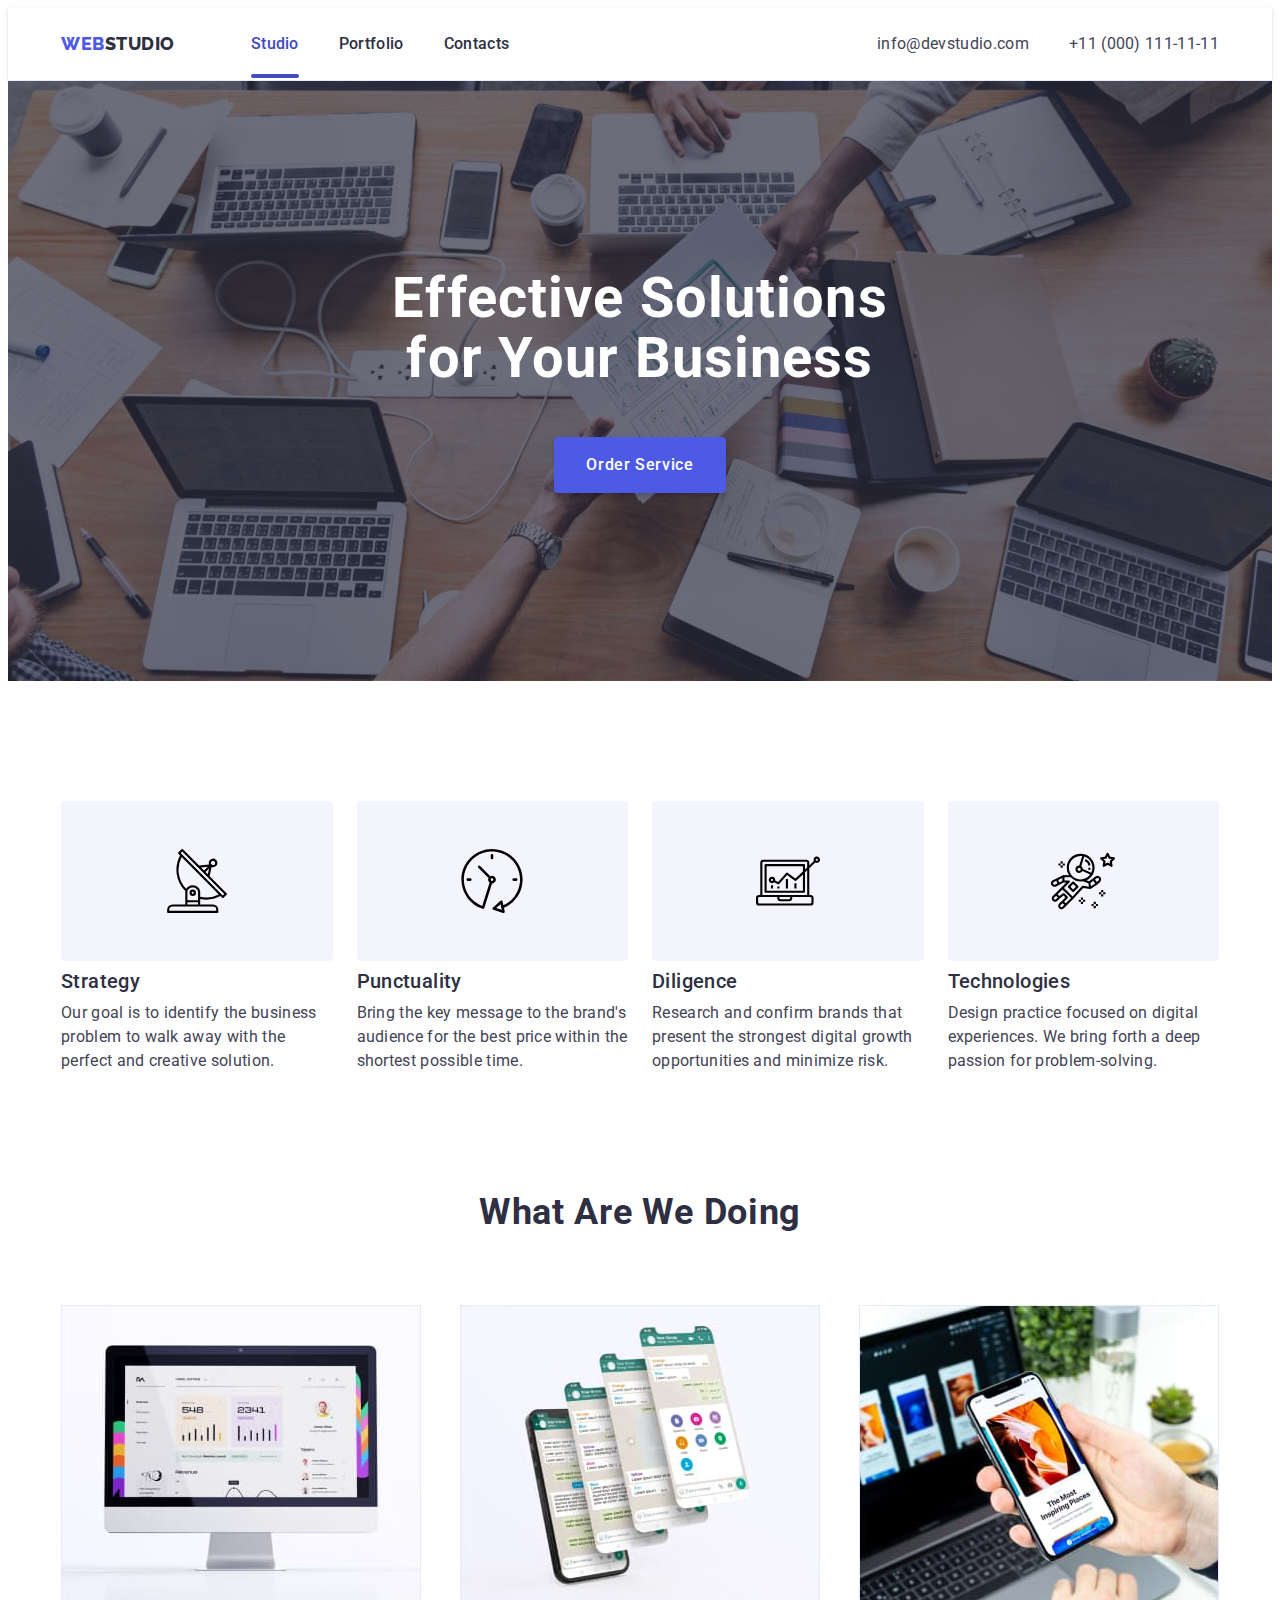
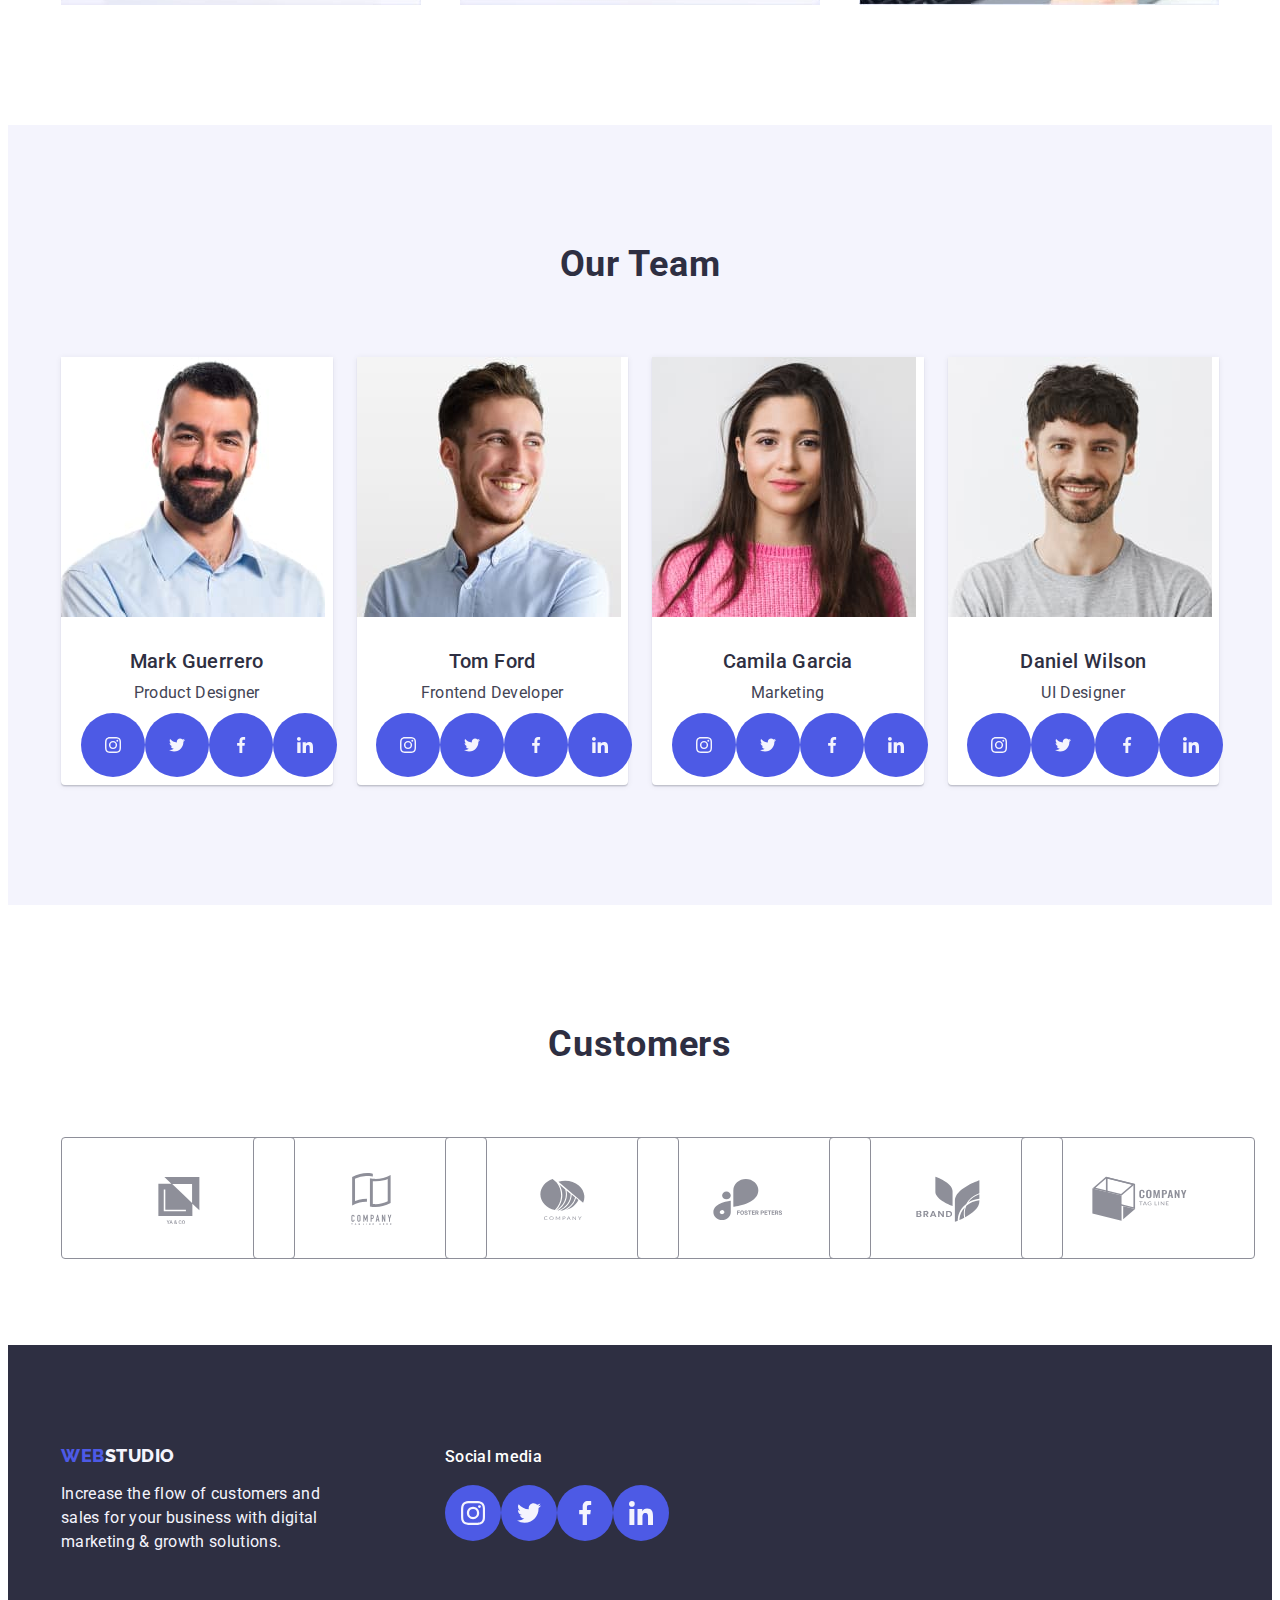
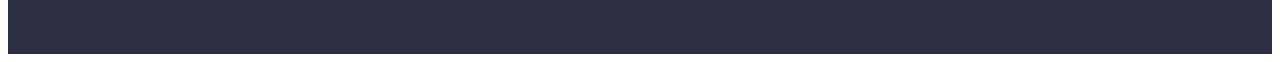
<file: index.html>
<!DOCTYPE html>
<html lang="en">
  <head>
    <meta charset="UTF-8" />
    <meta http-equiv="X-UA-Compatible" content="IE=edge" />
    <meta name="viewport" content="width=device-width, initial-scale=1.0" />
    <link rel="preconnect" href="https://fonts.googleapis.com" />
    <link rel="preconnect" href="https://fonts.gstatic.com" crossorigin />
    <link
      href="https://fonts.googleapis.com/css2?family=Raleway:wght@800&family=Roboto:wght@400;500;700;900&display=swap"
      rel="stylesheet"
    />
    <title>Web Studio</title>
    <link
      rel="stylesheet"
      href="https://cdnjs.cloudflare.com/ajax/libs/modern-normalize/2.0.0/modern-normalize.min.css"
      integrity="sha512-4xo8blKMVCiXpTaLzQSLSw3KFOVPWhm/TRtuPVc4WG6kUgjH6J03IBuG7JZPkcWMxJ5huwaBpOpnwYElP/m6wg=="
      crossorigin="anonymous"
      referrerpolicy="no-referrer"
    />
    <link rel="stylesheet" href="./css/styles.css" />
  </head>

  <body>
    <header class="header">
      <div class="container header-container">
        <nav class="header-navigation">
          <a href="./index.html" class="logo header-logo link"
            >Web<span class="spn">Studio</span></a
          >

          <ul class="header-menu-list list">
            <li class="header-menu-item">
              <a
                href="./index.html"
                class="header-menu-link link menu-underline"
                >Studio</a
              >
            </li>
            <li class="header-menu-item">
              <a href="./portfolio.html" class="header-menu-link link"
                >Portfolio</a
              >
            </li>
            <li class="header-menu-item">
              <a href="" class="header-menu-link link">Contacts</a>
            </li>
          </ul>
        </nav>

        <address class="address">
          <ul class="address-list list">
            <li class="address-item">
              <a href="mailto:info@devstudio.com" class="address-link link">
                info@devstudio.com
              </a>
            </li>
            <li class="address-item">
              <a href="tel:+110001111111" class="address-link link"
                >+11 (000) 111-11-11</a
              >
            </li>
          </ul>
        </address>
      </div>
    </header>

    <main>
      <section class="hero">
        <div class="container hero-container">
          <h1 class="hero-title">Effective Solutions for Your Business</h1>
          <button type="button" class="hero-btn" data-modal-open>
            Order Service
          </button>
        </div>
      </section>

      <section class="features section">
        <div class="container">
          <h2 class="features-title visually-hidden">Features</h2>
          <ul class="features-list list">
            <li class="features-item">
              <div class="features-icon-container">
                <svg width="64" height="64">
                  <use href="./images/icons.svg#icon-antenna"></use>
                </svg>
              </div>
              <h3 class="features-subtitle">Strategy</h3>
              <p class="features-text">
                Our goal is to identify the business problem to walk away with
                the perfect and creative solution.
              </p>
            </li>
            <li class="features-item">
              <div class="features-icon-container">
                <svg width="64" height="64">
                  <use href="./images/icons.svg#icon-clock"></use>
                </svg>
              </div>
              <h3 class="features-subtitle">Punctuality</h3>
              <p class="features-text">
                Bring the key message to the brand's audience for the best price
                within the shortest possible time.
              </p>
            </li>
            <li class="features-item">
              <div class="features-icon-container">
                <svg width="64" height="64">
                  <use href="./images/icons.svg#icon-diagram"></use>
                </svg>
              </div>
              <h3 class="features-subtitle">Diligence</h3>
              <p class="features-text">
                Research and confirm brands that present the strongest digital
                growth opportunities and minimize risk.
              </p>
            </li>
            <li class="features-item">
              <div class="features-icon-container">
                <svg width="64" height="64">
                  <use href="./images/icons.svg#icon-astronaut"></use>
                </svg>
              </div>
              <h3 class="features-subtitle">Technologies</h3>
              <p class="features-text">
                Design practice focused on digital experiences. We bring forth a
                deep passion for problem-solving.
              </p>
            </li>
          </ul>
        </div>
      </section>

      <section class="products section">
        <div class="container">
          <h2 class="products-title section-title">What are we doing</h2>
          <ul class="products-list list">
            <li class="products-item">
              <img
                src="./images/s2-img-1.jpg"
                alt="Desktop application"
                width="360"
                height="300"
              />
            </li>
            <li class="products-item">
              <img
                src="./images/s2-img-2.jpg"
                alt="Mobile messenger"
                width="360"
                height="300"
              />
            </li>
            <li class="products-item">
              <img
                src="./images/s2-img-3.jpg"
                alt="Mobile application"
                width="360"
                height="300"
              />
            </li>
          </ul>
        </div>
      </section>

      <section class="team section">
        <div class="container">
          <h2 class="team-title section-title">Our Team</h2>
          <ul class="team-list list">
            <li class="team-item">
              <img
                src="./images/s3-img-1.jpg"
                alt="Photo of Mark Guerrero"
                width="264"
                height="260"
              />
              <div class="team-person">
                <h3 class="team-subtitle">Mark Guerrero</h3>
                <p class="team-text">Product Designer</p>
                <ul class="team-soc-list">
                  <li class="team-soc-item">
                    <a
                      class="team-soc-link"
                      href=""
                      aria-label="instagram"
                      target="_blank"
                      rel="noopener noreferrer"
                    >
                      <svg width="16" height="16" class="team-soc-icon">
                        <use href="./images/icons.svg#icon-instagram"></use>
                      </svg>
                    </a>
                  </li>
                  <li class="team-soc-item">
                    <a
                      class="team-soc-link"
                      href=""
                      aria-label="instagram"
                      target="_blank"
                      rel="noopener noreferrer"
                    >
                      <svg width="16" height="16" class="team-soc-icon">
                        <use href="./images/icons.svg#icon-twitter"></use>
                      </svg>
                    </a>
                  </li>
                  <li class="team-soc-item">
                    <a
                      class="team-soc-link"
                      href=""
                      aria-label="instagram"
                      target="_blank"
                      rel="noopener noreferrer"
                    >
                      <svg width="16" height="16" class="team-soc-icon">
                        <use href="./images/icons.svg#icon-facebook"></use>
                      </svg>
                    </a>
                  </li>
                  <li class="team-soc-item">
                    <a
                      class="team-soc-link"
                      href=""
                      aria-label="instagram"
                      target="_blank"
                      rel="noopener noreferrer"
                    >
                      <svg width="16" height="16" class="team-soc-icon">
                        <use href="./images/icons.svg#icon-linkedin"></use>
                      </svg>
                    </a>
                  </li>
                </ul>
              </div>
            </li>
            <li class="team-item">
              <img
                src="./images/s3-img-2.jpg"
                alt="Photo of Tom Ford"
                width="264"
                height="260"
              />
              <div class="team-person">
                <h3 class="team-subtitle">Tom Ford</h3>
                <p class="team-text">Frontend Developer</p>
                <ul class="team-soc-list">
                  <li class="team-soc-item">
                    <a
                      class="team-soc-link"
                      href=""
                      aria-label="instagram"
                      target="_blank"
                      rel="noopener noreferrer"
                    >
                      <svg width="16" height="16" class="team-soc-icon">
                        <use href="./images/icons.svg#icon-instagram"></use>
                      </svg>
                    </a>
                  </li>
                  <li class="team-soc-item">
                    <a
                      class="team-soc-link"
                      href=""
                      aria-label="instagram"
                      target="_blank"
                      rel="noopener noreferrer"
                    >
                      <svg width="16" height="16" class="team-soc-icon">
                        <use href="./images/icons.svg#icon-twitter"></use>
                      </svg>
                    </a>
                  </li>
                  <li class="team-soc-item">
                    <a
                      class="team-soc-link"
                      href=""
                      aria-label="instagram"
                      target="_blank"
                      rel="noopener noreferrer"
                    >
                      <svg width="16" height="16" class="team-soc-icon">
                        <use href="./images/icons.svg#icon-facebook"></use>
                      </svg>
                    </a>
                  </li>
                  <li class="team-soc-item">
                    <a
                      class="team-soc-link"
                      href=""
                      aria-label="instagram"
                      target="_blank"
                      rel="noopener noreferrer"
                    >
                      <svg width="16" height="16" class="team-soc-icon">
                        <use href="./images/icons.svg#icon-linkedin"></use>
                      </svg>
                    </a>
                  </li>
                </ul>
              </div>
            </li>
            <li class="team-item">
              <img
                src="./images/s3-img-3.jpg"
                alt="Photo of Camila Garcia"
                width="264"
                height="260"
              />
              <div class="team-person">
                <h3 class="team-subtitle">Camila Garcia</h3>
                <p class="team-text">Marketing</p>
                <ul class="team-soc-list">
                  <li class="team-soc-item">
                    <a
                      class="team-soc-link"
                      href=""
                      aria-label="instagram"
                      target="_blank"
                      rel="noopener noreferrer"
                    >
                      <svg width="16" height="16" class="team-soc-icon">
                        <use href="./images/icons.svg#icon-instagram"></use>
                      </svg>
                    </a>
                  </li>
                  <li class="team-soc-item">
                    <a
                      class="team-soc-link"
                      href=""
                      aria-label="instagram"
                      target="_blank"
                      rel="noopener noreferrer"
                    >
                      <svg width="16" height="16" class="team-soc-icon">
                        <use href="./images/icons.svg#icon-twitter"></use>
                      </svg>
                    </a>
                  </li>
                  <li class="team-soc-item">
                    <a
                      class="team-soc-link"
                      href=""
                      aria-label="instagram"
                      target="_blank"
                      rel="noopener noreferrer"
                    >
                      <svg width="16" height="16" class="team-soc-icon">
                        <use href="./images/icons.svg#icon-facebook"></use>
                      </svg>
                    </a>
                  </li>
                  <li class="team-soc-item">
                    <a
                      class="team-soc-link"
                      href=""
                      aria-label="instagram"
                      target="_blank"
                      rel="noopener noreferrer"
                    >
                      <svg width="16" height="16" class="team-soc-icon">
                        <use href="./images/icons.svg#icon-linkedin"></use>
                      </svg>
                    </a>
                  </li>
                </ul>
              </div>
            </li>
            <li class="team-item">
              <img
                src="./images/s3-img-4.jpg"
                alt="Photo of Daniel Wilson"
                width="264"
                height="260"
              />
              <div class="team-person">
                <h3 class="team-subtitle">Daniel Wilson</h3>
                <p class="team-text">UI Designer</p>
                <ul class="team-soc-list">
                  <li class="team-soc-item">
                    <a
                      class="team-soc-link"
                      href=""
                      aria-label="instagram"
                      target="_blank"
                      rel="noopener noreferrer"
                    >
                      <svg width="16" height="16" class="team-soc-icon">
                        <use href="./images/icons.svg#icon-instagram"></use>
                      </svg>
                    </a>
                  </li>
                  <li class="team-soc-item">
                    <a
                      class="team-soc-link"
                      href=""
                      aria-label="instagram"
                      target="_blank"
                      rel="noopener noreferrer"
                    >
                      <svg width="16" height="16" class="team-soc-icon">
                        <use href="./images/icons.svg#icon-twitter"></use>
                      </svg>
                    </a>
                  </li>
                  <li class="team-soc-item">
                    <a
                      class="team-soc-link"
                      href=""
                      aria-label="instagram"
                      target="_blank"
                      rel="noopener noreferrer"
                    >
                      <svg width="16" height="16" class="team-soc-icon">
                        <use href="./images/icons.svg#icon-facebook"></use>
                      </svg>
                    </a>
                  </li>
                  <li class="team-soc-item">
                    <a
                      class="team-soc-link"
                      href=""
                      aria-label="instagram"
                      target="_blank"
                      rel="noopener noreferrer"
                    >
                      <svg width="16" height="16" class="team-soc-icon">
                        <use href="./images/icons.svg#icon-linkedin"></use>
                      </svg>
                    </a>
                  </li>
                </ul>
              </div>
            </li>
          </ul>
        </div>
      </section>

      <section class="customers">
        <div class="container">
          <h2 class="customers-title section-title">Customers</h2>
          <ul class="customers-list">
            <li class="customers-item">
              <a
                class="customers-link"
                href=""
                aria-label="customer"
                target="_blank"
                rel="noopener noreferrer"
              >
                <svg class="customers-icon" width="104" height="56">
                  <use href="./images/icons.svg#icon-logo"></use>
                </svg>
              </a>
            </li>
            <li class="customers-item">
              <a
                class="customers-link"
                href=""
                aria-label="customer"
                target="_blank"
                rel="noopener noreferrer"
              >
                <svg class="customers-icon" width="104" height="56">
                  <use href="./images/icons.svg#icon-logo-1"></use>
                </svg>
              </a>
            </li>
            <li class="customers-item">
              <a
                class="customers-link"
                href=""
                aria-label="customer"
                target="_blank"
                rel="noopener noreferrer"
              >
                <svg class="customers-icon" width="104" height="56">
                  <use href="./images/icons.svg#icon-logo-2"></use>
                </svg>
              </a>
            </li>
            <li class="customers-item">
              <a
                class="customers-link"
                href=""
                aria-label="customer"
                target="_blank"
                rel="noopener noreferrer"
              >
                <svg class="customers-icon" width="104" height="56">
                  <use href="./images/icons.svg#icon-logo-3"></use>
                </svg>
              </a>
            </li>
            <li class="customers-item">
              <a
                class="customers-link"
                href=""
                aria-label="customer"
                target="_blank"
                rel="noopener noreferrer"
              >
                <svg class="customers-icon" width="104" height="56">
                  <use href="./images/icons.svg#icon-logo-4"></use>
                </svg>
              </a>
            </li>
            <li class="customers-item">
              <a
                class="customers-link"
                href=""
                aria-label="customer"
                target="_blank"
                rel="noopener noreferrer"
              >
                <svg class="customers-icon" width="104" height="56">
                  <use href="./images/icons.svg#icon-logo-5"></use>
                </svg>
              </a>
            </li>
          </ul>
        </div>
      </section>
    </main>

    <footer class="footer">
      <div class="container footer-container">
        <div class="footer-company-part">
          <a href="./index.html" class="logo footer-logo link"
            >Web<span class="spn">Studio</span></a
          >
          <p class="footer-text">
            Increase the flow of customers and sales for your business with
            digital marketing & growth solutions.
          </p>
        </div>
        <div class="footer-social">
          <p class="footer-soc-title">Social media</p>
          <ul class="footer-soc-list">
            <li class="footer-soc-item">
              <a
                class="footer-soc-link"
                href=""
                aria-label="instagram"
                target="_blank"
                rel="noopener noreferrer"
              >
                <svg width="24" height="24" class="footer-soc-icon">
                  <use href="./images/icons.svg#icon-instagram"></use>
                </svg>
              </a>
            </li>
            <li class="footer-soc-item">
              <a
                class="footer-soc-link"
                href=""
                aria-label="instagram"
                target="_blank"
                rel="noopener noreferrer"
              >
                <svg width="24" height="24" class="footer-soc-icon">
                  <use href="./images/icons.svg#icon-twitter"></use>
                </svg>
              </a>
            </li>
            <li class="footer-soc-item">
              <a
                class="footer-soc-link"
                href=""
                aria-label="instagram"
                target="_blank"
                rel="noopener noreferrer"
              >
                <svg width="24" height="24" class="footer-soc-icon">
                  <use href="./images/icons.svg#icon-facebook"></use>
                </svg>
              </a>
            </li>
            <li class="footer-soc-item">
              <a
                class="footer-soc-link"
                href=""
                aria-label="instagram"
                target="_blank"
                rel="noopener noreferrer"
              >
                <svg width="24" height="24" class="footer-soc-icon">
                  <use href="./images/icons.svg#icon-linkedin"></use>
                </svg>
              </a>
            </li>
          </ul>
        </div>
      </div>
    </footer>

    <div class="backdrop is-hidden" data-modal>
      <div class="modal">
        <button type="button" class="modal-btn" data-modal-close>
          <svg width="8" height="8" class="modal-close-icon">
            <use href="./images/icons.svg#icon-close-black"></use>
          </svg>
        </button>
      </div>
    </div>
    <script src="./modal.js"></script>
  </body>
</html>
</file>
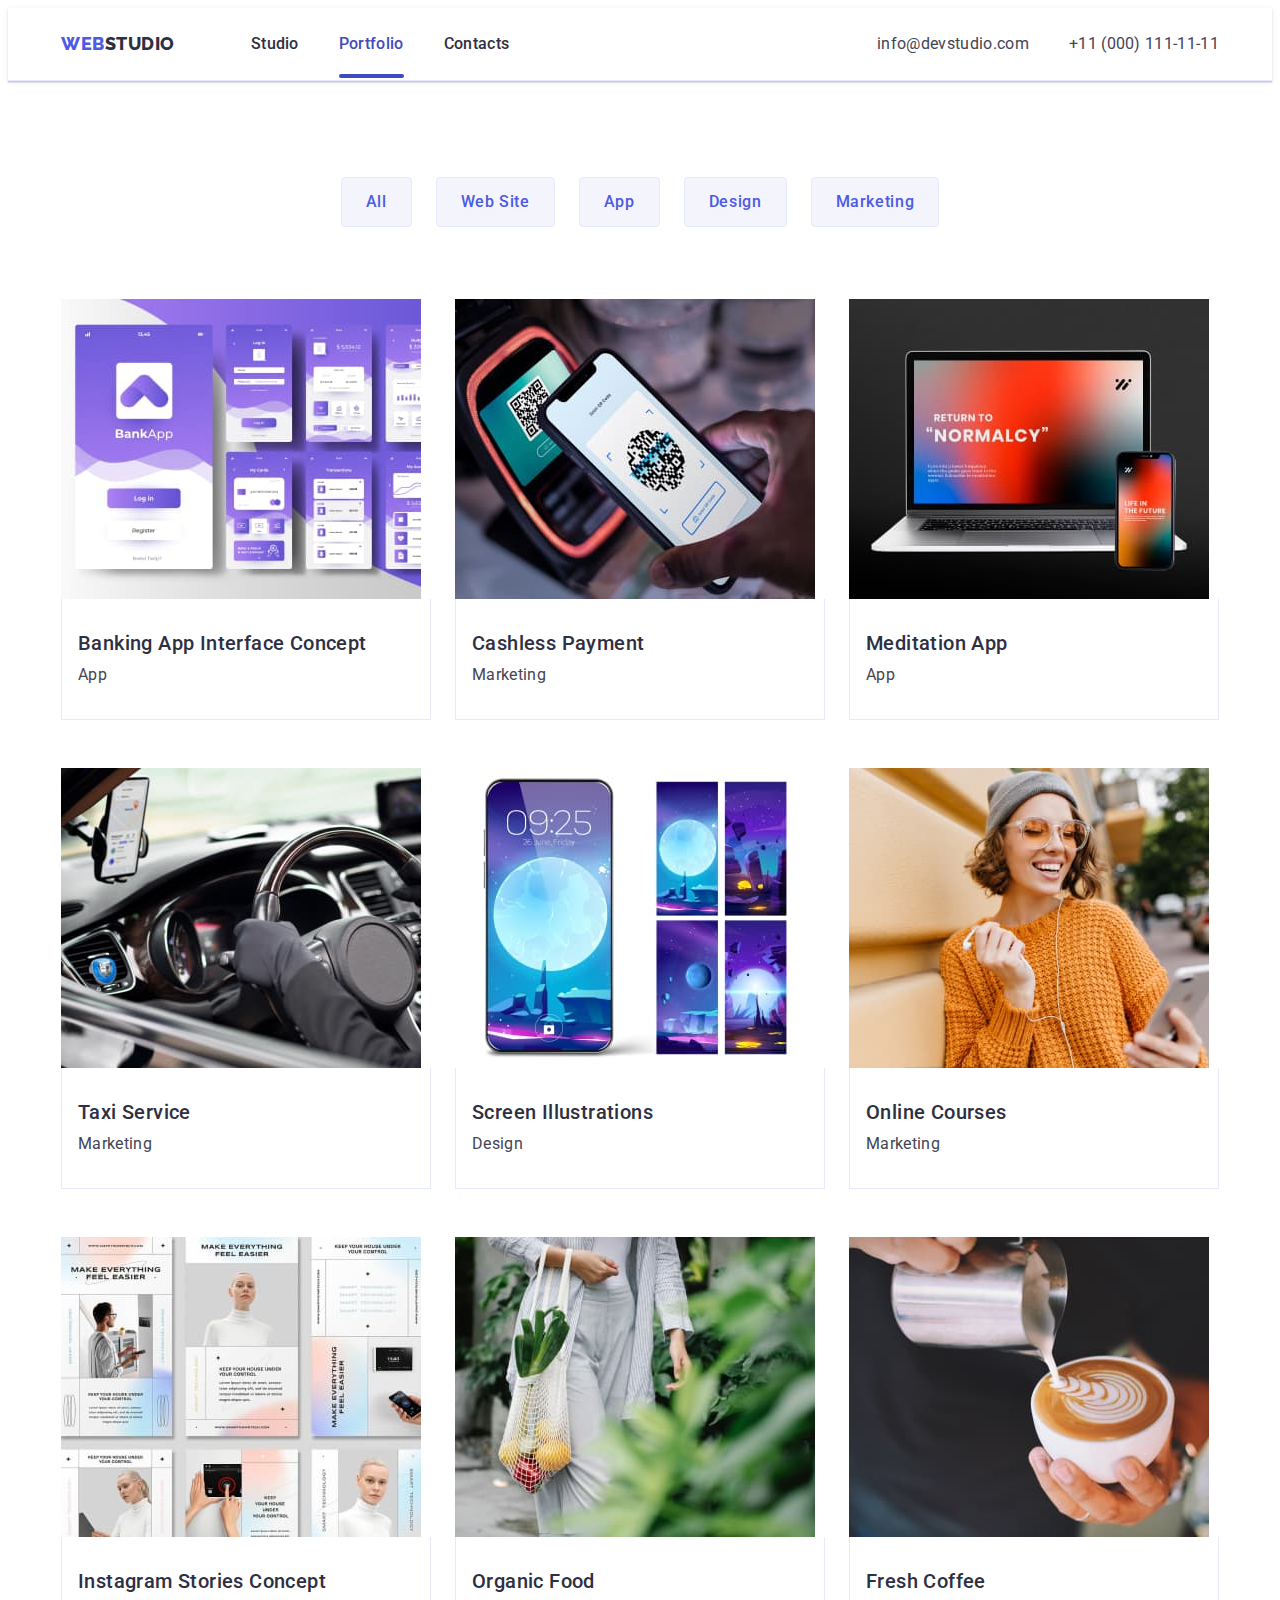
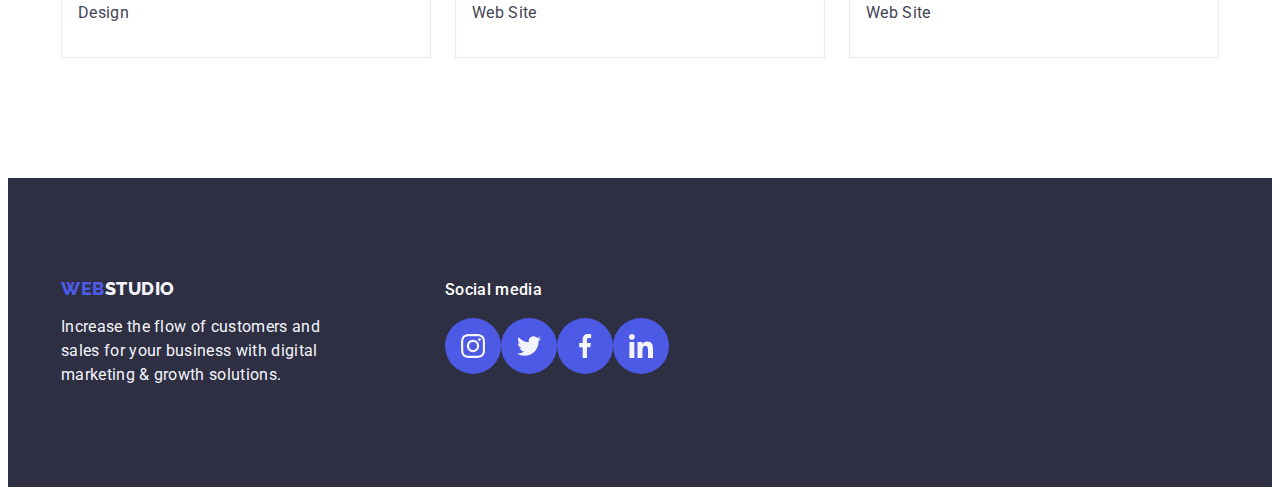
<file: portfolio.html>
<!DOCTYPE html>
<html lang="en">
  <head>
    <meta charset="UTF-8" />
    <meta http-equiv="X-UA-Compatible" content="IE=edge" />
    <meta name="viewport" content="width=device-width, initial-scale=1.0" />
    <link rel="preconnect" href="https://fonts.googleapis.com" />
    <link rel="preconnect" href="https://fonts.gstatic.com" crossorigin />
    <link
      href="https://fonts.googleapis.com/css2?family=Raleway:wght@800&family=Roboto:wght@400;500;700;900&display=swap"
      rel="stylesheet"
    />
    <title>Web Studio</title>
    <link
      rel="stylesheet"
      href="https://cdnjs.cloudflare.com/ajax/libs/modern-normalize/2.0.0/modern-normalize.min.css"
      integrity="sha512-4xo8blKMVCiXpTaLzQSLSw3KFOVPWhm/TRtuPVc4WG6kUgjH6J03IBuG7JZPkcWMxJ5huwaBpOpnwYElP/m6wg=="
      crossorigin="anonymous"
      referrerpolicy="no-referrer"
    />
    <link rel="stylesheet" href="./css/styles.css" />
  </head>

  <body>
    <header class="header">
      <div class="container header-container">
        <nav class="header-navigation">
          <a href="./index.html" class="logo header-logo link"
            >Web<span class="spn">Studio</span></a
          >

          <ul class="header-menu-list list">
            <li class="header-menu-item">
              <a href="./index.html" class="header-menu-link link">Studio</a>
            </li>
            <li class="header-menu-item">
              <a
                href="./portfolio.html"
                class="header-menu-link link menu-underline"
                >Portfolio</a
              >
            </li>
            <li class="header-menu-item">
              <a href="" class="header-menu-link link">Contacts</a>
            </li>
          </ul>
        </nav>

        <address class="address">
          <ul class="address-list list">
            <li class="address-item">
              <a href="mailto:info@devstudio.com" class="address-link link">
                info@devstudio.com
              </a>
            </li>
            <li class="address-item">
              <a href="tel:+110001111111" class="address-link link"
                >+11 (000) 111-11-11</a
              >
            </li>
          </ul>
        </address>
      </div>
    </header>

    <main>
      <section class="portfolio">
        <div class="container">
          <h1 class="portfolio-title visually-hidden">Portfolio</h1>
          <ul class="filter-list list">
            <li class="filter-item">
              <button type="button" class="filter-btn">All</button>
            </li>
            <li class="filter-item">
              <button type="button" class="filter-btn">Web Site</button>
            </li>
            <li class="filter-item">
              <button type="button" class="filter-btn">App</button>
            </li>
            <li class="filter-item">
              <button type="button" class="filter-btn">Design</button>
            </li>
            <li class="filter-item">
              <button type="button" class="filter-btn">Marketing</button>
            </li>
          </ul>

          <ul class="portfolio-list list">
            <li class="portfolio-item">
              <a href="*" class="portfolio-link link">
                <div class="portfolio-image-container">
                  <img
                    src="./images/portfolio-img-1.jpg"
                    alt="Banking App Interface Concept"
                    width="360"
                    height="300"
                  />
                  <p class="portfolio-image-overlay">
                    14 Stylish and User-Friendly App Design Concepts · Task
                    Manager App · Calorie Tracker App · Exotic Fruit Ecommerce
                    App · Cloud Storage App
                  </p>
                </div>
                <div class="portfolio-content">
                  <h2 class="portfolio-subtitle">
                    Banking App Interface Concept
                  </h2>
                  <p class="portfolio-text">App</p>
                </div>
              </a>
            </li>
            <li class="portfolio-item">
              <a href="*" class="portfolio-link link">
                <div class="portfolio-image-container">
                  <img
                    src="./images/portfolio-img-2.jpg"
                    alt="Cashless Payment"
                    width="360"
                    height="300"
                  />
                  <p class="portfolio-image-overlay">
                    14 Stylish and User-Friendly App Design Concepts · Task
                    Manager App · Calorie Tracker App · Exotic Fruit Ecommerce
                    App · Cloud Storage App
                  </p>
                </div>
                <div class="portfolio-content">
                  <h2 class="portfolio-subtitle">Cashless Payment</h2>
                  <p class="portfolio-text">Marketing</p>
                </div>
              </a>
            </li>
            <li class="portfolio-item">
              <a href="*" class="portfolio-link link">
                <div class="portfolio-image-container">
                  <img
                    src="./images/portfolio-img-3.jpg"
                    alt="Meditation App"
                    width="360"
                    height="300"
                  />
                  <p class="portfolio-image-overlay">
                    14 Stylish and User-Friendly App Design Concepts · Task
                    Manager App · Calorie Tracker App · Exotic Fruit Ecommerce
                    App · Cloud Storage App
                  </p>
                </div>
                <div class="portfolio-content">
                  <h2 class="portfolio-subtitle">Meditation App</h2>
                  <p class="portfolio-text">App</p>
                </div>
              </a>
            </li>
            <li class="portfolio-item">
              <a href="*" class="portfolio-link link">
                <div class="portfolio-image-container">
                  <img
                    src="./images/portfolio-img-4.jpg"
                    alt="Taxi Service"
                    width="360"
                    height="300"
                  />
                  <p class="portfolio-image-overlay">
                    14 Stylish and User-Friendly App Design Concepts · Task
                    Manager App · Calorie Tracker App · Exotic Fruit Ecommerce
                    App · Cloud Storage App
                  </p>
                </div>
                <div class="portfolio-content">
                  <h2 class="portfolio-subtitle">Taxi Service</h2>
                  <p class="portfolio-text">Marketing</p>
                </div>
              </a>
            </li>
            <li class="portfolio-item">
              <a href="*" class="portfolio-link link">
                <div class="portfolio-image-container">
                  <img
                    src="./images/portfolio-img-5.jpg"
                    alt="Screen Illustrations"
                    width="360"
                    height="300"
                  />
                  <p class="portfolio-image-overlay">
                    14 Stylish and User-Friendly App Design Concepts · Task
                    Manager App · Calorie Tracker App · Exotic Fruit Ecommerce
                    App · Cloud Storage App
                  </p>
                </div>
                <div class="portfolio-content">
                  <h2 class="portfolio-subtitle">Screen Illustrations</h2>
                  <p class="portfolio-text">Design</p>
                </div>
              </a>
            </li>
            <li class="portfolio-item">
              <a href="*" class="portfolio-link link">
                <div class="portfolio-image-container">
                  <img
                    src="./images/portfolio-img-6.jpg"
                    alt="Young woman with smartphone"
                    width="360"
                    height="300"
                  />
                  <p class="portfolio-image-overlay">
                    14 Stylish and User-Friendly App Design Concepts · Task
                    Manager App · Calorie Tracker App · Exotic Fruit Ecommerce
                    App · Cloud Storage App
                  </p>
                </div>
                <div class="portfolio-content">
                  <h2 class="portfolio-subtitle">Online Courses</h2>
                  <p class="portfolio-text">Marketing</p>
                </div>
              </a>
            </li>
            <li class="portfolio-item">
              <a href="*" class="portfolio-link link">
                <div class="portfolio-image-container">
                  <img
                    src="./images/portfolio-img-7.jpg"
                    alt="Instagram Stories Concept"
                    width="360"
                    height="300"
                  />
                  <p class="portfolio-image-overlay">
                    14 Stylish and User-Friendly App Design Concepts · Task
                    Manager App · Calorie Tracker App · Exotic Fruit Ecommerce
                    App · Cloud Storage App
                  </p>
                </div>
                <div class="portfolio-content">
                  <h2 class="portfolio-subtitle">Instagram Stories Concept</h2>
                  <p class="portfolio-text">Design</p>
                </div>
              </a>
            </li>
            <li class="portfolio-item">
              <a href="*" class="portfolio-link link">
                <div class="portfolio-image-container">
                  <img
                    src="./images/portfolio-img-8.jpg"
                    alt="Woman with fruits and vegetables in a bag"
                    width="360"
                    height="300"
                  />
                  <p class="portfolio-image-overlay">
                    14 Stylish and User-Friendly App Design Concepts · Task
                    Manager App · Calorie Tracker App · Exotic Fruit Ecommerce
                    App · Cloud Storage App
                  </p>
                </div>
                <div class="portfolio-content">
                  <h2 class="portfolio-subtitle">Organic Food</h2>
                  <p class="portfolio-text">Web Site</p>
                </div>
              </a>
            </li>
            <li class="portfolio-item">
              <a href="*" class="portfolio-link link">
                <div class="portfolio-image-container">
                  <img
                    src="./images/portfolio-img-9.jpg"
                    alt="Pouring fresh coffee"
                    width="360"
                    height="300"
                  />
                  <p class="portfolio-image-overlay">
                    14 Stylish and User-Friendly App Design Concepts · Task
                    Manager App · Calorie Tracker App · Exotic Fruit Ecommerce
                    App · Cloud Storage App
                  </p>
                </div>
                <div class="portfolio-content">
                  <h2 class="portfolio-subtitle">Fresh Coffee</h2>
                  <p class="portfolio-text">Web Site</p>
                </div>
              </a>
            </li>
          </ul>
        </div>
      </section>
    </main>

    <footer class="footer">
      <div class="container footer-container">
        <div class="footer-company-part">
          <a href="./index.html" class="logo footer-logo link"
            >Web<span class="spn">Studio</span></a
          >
          <p class="footer-text">
            Increase the flow of customers and sales for your business with
            digital marketing & growth solutions.
          </p>
        </div>
        <div class="footer-social">
          <p class="footer-soc-title">Social media</p>
          <ul class="footer-soc-list">
            <li class="footer-soc-item">
              <a
                class="footer-soc-link"
                href=""
                aria-label="instagram"
                target="_blank"
                rel="noopener noreferrer"
              >
                <svg width="24" height="24" class="footer-soc-icon">
                  <use href="./images/icons.svg#icon-instagram"></use>
                </svg>
              </a>
            </li>
            <li class="footer-soc-item">
              <a
                class="footer-soc-link"
                href=""
                aria-label="instagram"
                target="_blank"
                rel="noopener noreferrer"
              >
                <svg width="24" height="24" class="footer-soc-icon">
                  <use href="./images/icons.svg#icon-twitter"></use>
                </svg>
              </a>
            </li>
            <li class="footer-soc-item">
              <a
                class="footer-soc-link"
                href=""
                aria-label="instagram"
                target="_blank"
                rel="noopener noreferrer"
              >
                <svg width="24" height="24" class="footer-soc-icon">
                  <use href="./images/icons.svg#icon-facebook"></use>
                </svg>
              </a>
            </li>
            <li class="footer-soc-item">
              <a
                class="footer-soc-link"
                href=""
                aria-label="instagram"
                target="_blank"
                rel="noopener noreferrer"
              >
                <svg width="24" height="24" class="footer-soc-icon">
                  <use href="./images/icons.svg#icon-linkedin"></use>
                </svg>
              </a>
            </li>
          </ul>
        </div>
      </div>
    </footer>
  </body>
</html>
</file>
<file: css/styles.css>
:root {
  --primary-brand: #4d5ae5;
  --pressed-state: #404bbf;
  --dark: #2e2f42;
  --success: #31d0aa;
  --text: #434455;
  --subtle-text: #8e8f99;
  --accent: #e7e9fc;
  --light: #f4f4fd;
  --modal-overlay: rgba(46, 47, 66, 0.4);
  --hero-background: rgba(46, 47, 66, 0.7);
  --white-background: #ffffff;
  --modal-background: #fcfcfc;
  --transition: 250ms cubic-bezier(0.4, 0, 0.2, 1);
}

body {
  font-family: "Roboto", sans-serif;
  color: var(--text);
  background-color: var(--white-background);
  font-size: 16px;
}

p,
h1,
h2,
h3,
h4,
h5,
h6 {
  margin-top: 0;
  margin-bottom: 0;
}

ul {
  list-style-type: none;
  margin-top: 0;
  margin-bottom: 0;
  padding-left: 0;
}

img {
  display: block;
  max-width: 100%;
}

.link {
  text-decoration: none;
  transition: color var(--transition);
}

.link:hover,
.link:focus {
  color: var(--pressed-state);
}

.container {
  width: 100%;
  max-width: 1158px;
  padding-left: 15px;
  padding-right: 15px;
  margin: 0 auto;
}

.section {
  padding-bottom: 120px;
}

.section-title {
  font-weight: 700;
  font-size: 36px;
  line-height: 1.11;
  text-align: center;
  letter-spacing: 0.02em;
  text-transform: capitalize;
  color: var(--dark);
  margin-bottom: 72px;
}

.logo {
  font-family: "Raleway", sans-serif;
  font-weight: 800;
  font-size: 18px;
  line-height: 1.17;
  letter-spacing: 0.03em;
  text-transform: uppercase;
  color: var(--primary-brand);
}

.visually-hidden {
  position: absolute;
  width: 1px;
  height: 1px;
  margin: -1px;
  border: 0;
  padding: 0;
  white-space: nowrap;
  clip-path: inset(100%);
  clip: rect(0 0 0 0);
  overflow: hidden;
}

/*------------------HEADER------------------*/
.header {
  padding-top: 24px;
  padding-bottom: 24px;
  border-bottom: 1px solid var(--accent);
  box-shadow: 0px 2px 1px rgba(46, 47, 66, 0.08),
    0px 1px 1px rgba(46, 47, 66, 0.16), 0px 1px 6px rgba(46, 47, 66, 0.08);
}

.header-container {
  display: flex;
  align-items: center;
}

.header-navigation {
  display: flex;
  align-items: center;
  flex-grow: 1;
}

.header-logo {
  margin-right: 76px;
}

.header-logo .spn {
  color: var(--dark);
}

.header-menu-list {
  display: flex;
  gap: 40px;
}

.header-menu-item {
}

.header-menu-link {
  font-weight: 500;
  line-height: 1.5;
  letter-spacing: 0.02em;
  color: var(--dark);
  padding: 24px 0;
}

.menu-underline {
  position: relative;
  color: var(--pressed-state);
}

.menu-underline::after {
  content: "";
  position: absolute;
  width: 100%;
  height: 4px;
  left: 0px;
  bottom: -1px;
  background-color: var(--pressed-state);
  border-radius: 2px;
}

.address {
  font-style: normal;
}
.address-list {
  display: flex;
  gap: 40px;
}
.address-item {
}

.address-link {
  line-height: 1.5;
  letter-spacing: 0.02em;
  color: var(--text);
}

/*------------------HERO------------------*/
.hero {
  background-color: var(--dark);
  background-image: linear-gradient(
      rgba(46, 47, 66, 0.7),
      rgba(46, 47, 66, 0.7)
    ),
    url(../images/people-office.jpg);
  background-repeat: no-repeat;
  background-position: center;
  background-size: cover;
  padding: 188px 0;
  max-width: 1440px;
  margin: 0 auto;
}

.hero-container {
  display: flex;
  flex-direction: column;
  align-items: center;
}

.hero-title {
  font-weight: 700;
  font-size: 56px;
  line-height: 1.07;
  text-align: center;
  letter-spacing: 0.02em;
  color: var(--white-background);
  max-width: 496px;
  margin-bottom: 48px;
}

.hero-btn {
  font-family: "Roboto", sans-serif;
  font-size: 16px;
  font-weight: 500;
  line-height: 1.5;
  letter-spacing: 0.04em;
  color: var(--white-background);
  background-color: var(--primary-brand);
  box-shadow: 0px 4px 4px rgba(0, 0, 0, 0.15);
  cursor: pointer;
  padding: 16px 32px;
  border: none;
  border-radius: 4px;
  min-width: 169px;
  height: 56px;
  transition: background-color var(--transition);
}

.hero-btn:hover,
.hero-btn:focus {
  background-color: var(--pressed-state);
}

/*------------------FEATURES------------------*/
.features {
  padding-top: 120px;
}

.features-title {
}

.features-list {
  display: flex;
  gap: 24px;
}

.features-item {
  width: calc((100% - 72px) / 4);
}

.features-icon-container {
  padding: 24px 100px;
  background-color: var(--light);
  border-radius: 4px;
  margin-bottom: 8px;
  display: flex;
  justify-content: center;
  align-items: center;
  height: 112px;
}

.features-subtitle {
  font-weight: 500;
  font-size: 20px;
  line-height: 1.2;
  letter-spacing: 0.02em;
  color: var(--dark);
  margin-bottom: 8px;
}

.features-text {
  line-height: 1.5;
  letter-spacing: 0.02em;
  color: var(--text);
}

/*------------------PRODUCTS------------------*/
.products {
}
.products-title {
}

.products-list {
  display: flex;
  justify-content: space-between;
  gap: 24px;
}
.products-item {
}

/*------------------TEAM------------------*/
.team {
  background-color: var(--light);
  padding-top: 120px;
}

.team-title {
}

.team-list {
  display: flex;
  gap: 24px;
}

.team-item {
  background-color: var(--white-background);
  width: calc((100% - 72px) / 4);
  border-radius: 0px 0px 4px 4px;
  box-shadow: 0px 1px 6px rgba(46, 47, 66, 0.08),
    0px 1px 1px rgba(46, 47, 66, 0.16), 0px 2px 1px rgba(46, 47, 66, 0.08);
}

.team-person {
  padding: 32px 0px;
}

.team-subtitle {
  font-weight: 500;
  font-size: 20px;
  line-height: 1.2;
  text-align: center;
  letter-spacing: 0.02em;
  color: var(--dark);
  margin-bottom: 8px;
}

.team-text {
  line-height: 1.5;
  text-align: center;
  letter-spacing: 0.02em;
  color: var(--text);
}

.team-soc-list {
  display: flex;
  justify-content: center;
  gap: 24px;
}

.team-soc-item {
  width: 40px;
  height: 40px;
  margin-top: 8px;
}

.team-soc-link {
  cursor: pointer;
  padding: 12px;
  background-color: var(--primary-brand);
  border-radius: 50%;
  width: 100%;
  height: 100%;
  display: flex;
  justify-content: center;
  align-items: center;
  transition: background-color var(--transition);
}

.team-soc-icon {
  fill: var(--light);
}

.team-soc-link:hover,
.team-soc-link:focus {
  background-color: var(--pressed-state);
}

/*------------------CUSTOMERS------------------*/
.customers {
  padding-top: 120px;
  padding-bottom: 120px;
}

.customers-list {
  display: flex;
  gap: 24px;
}

.customers-item {
  width: 168px;
  height: 88px;
}

.customers-link {
  width: 100%;
  height: 100%;
  cursor: pointer;
  padding: 16px 32px;
  border: 1px solid var(--subtle-text);
  border-radius: 4px;
  display: flex;
  justify-content: center;
  align-items: center;
  transition: border-color var(--transition), color var(--transition);
  color: var(--subtle-text);
}

.customers-link:hover,
.customers-link:focus {
  border: 1px solid var(--pressed-state);
  color: var(--pressed-state);
}

.customers-icon {
  fill: currentColor;
  transition: fill var(--transition);
}

.customers-link:hover .customers-icon,
.customers-link:focus .customers-icon {
  fill: var(--pressed-state);
}

/*------------------FOOTER------------------*/
.footer {
  background-color: var(--dark);
  padding-top: 100px;
  padding-bottom: 100px;
}

.footer-container {
  display: flex;
  align-items: baseline;
}

.footer-company-part {
  margin-right: 120px;
}

.footer-logo {
  display: inline-block;
  margin-bottom: 16px;
}

.footer-logo .spn {
  color: var(--light);
}

.footer-text {
  line-height: 1.5;
  letter-spacing: 0.02em;
  color: var(--light);
  max-width: 264px;
}

.footer-soc-title {
  font-weight: 500;
  font-size: 16px;
  line-height: 1.5;
  letter-spacing: 0.02em;
  color: var(--white-background);
  margin-bottom: 16px;
}

.footer-soc-list {
  display: flex;
  gap: 16px;
}

.footer-soc-item {
  width: 40px;
  height: 40px;
}

.footer-soc-link {
  width: 100%;
  height: 100%;
  background-color: var(--primary-brand);
  padding: 8px;
  border-radius: 50%;
  cursor: pointer;
  display: flex;
  justify-content: center;
  align-items: center;
  transition: background-color var(--transition);
}

.footer-soc-link:hover,
.footer-soc-link:focus {
  background-color: #31d0aa;
}

.footer-soc-icon {
  fill: var(--light);
}

/***-------MODAL-------***/
.backdrop {
  position: fixed;
  top: 0;
  z-index: 999;
  width: 100%;
  height: 100%;
  background-color: rgba(46, 47, 66, 0.4);
  transition: opacity var(--transition), visibility var(--transition);
}

.modal {
  position: absolute;
  top: 50%;
  left: 50%;
  transform: translate(-50%, -50%) scale(1);
  transition: transform var(--transition);
  width: 408px;
  min-height: 584px;
  background-color: var(--modal-background);
  box-shadow: 0px 1px 1px rgba(0, 0, 0, 0.14), 0px 1px 3px rgba(0, 0, 0, 0.12),
    0px 2px 1px rgba(0, 0, 0, 0.2);
  border-radius: 4px;
}

.backdrop.is-hidden .modal {
  transform: translate(-50%, -50%) scale(0.1);
}

.modal-btn {
  position: absolute;
  padding: 0;
  right: 24px;
  top: 24px;
  width: 24px;
  height: 24px;
  border: none;
  background-color: var(--accent);
  border: 1px solid rgba(0, 0, 0, 0.1);
  border-radius: 50%;
  cursor: pointer;
  display: flex;
  justify-content: center;
  align-items: center;
  transition: background-color var(--transition), border var(--transition);
}

.modal-btn:hover,
.modal-btn:focus {
  background-color: var(--pressed-state);
  border: none;
}

.modal-close-icon {
  fill: var(--dark);
  transition: fill var(--transition);
}

.modal-btn:hover .modal-close-icon,
.modal-btn:focus .modal-close-icon {
  fill: var(--white-background);
}

.is-hidden {
  visibility: hidden;
  opacity: 0;
  pointer-events: none;
}

/*********------------PORTFOLIO-PAGE-----------*********/

.portfolio {
  padding-top: 96px;
  padding-bottom: 120px;
}

.filter-list {
  display: flex;
  gap: 24px;
  justify-content: center;
  margin-bottom: 72px;
}

.filter-item {
}

.filter-btn {
  font-family: "Roboto", sans-serif;
  font-weight: 500;
  font-size: 16px;
  line-height: 1.5;
  text-align: center;
  letter-spacing: 0.04em;
  color: var(--primary-brand);
  background-color: var(--light);
  cursor: pointer;
  padding: 12px 24px;
  border: 1px solid var(--accent);
  border-radius: 4px;
  transition: background-color var(--transition), color var(--transition),
    border-color var(--transition), box-shadow var(--transition);
}

.filter-btn:hover,
.filter-btn:focus {
  background-color: var(--pressed-state);
  color: var(--white-background);
  border: 1px solid transparent;
  box-shadow: 0px 3px 1px rgba(0, 0, 0, 0.1), 0px 2px 1px rgba(0, 0, 0, 0.08),
    0px 2px 2px rgba(0, 0, 0, 0.12);
}

.portfolio-list {
  display: flex;
  flex-wrap: wrap;
  gap: 48px 24px;
}

.portfolio-item {
  width: calc((100% - 48px) / 3);
}

.portfolio-link {
  display: block;
  transition: box-shadow var(--transition);
}

.portfolio-link:hover,
.portfolio-link:focus {
  display: block;
  box-shadow: 0px 1px 6px rgba(46, 47, 66, 0.08),
    0px 1px 1px rgba(46, 47, 66, 0.16), 0px 2px 1px rgba(46, 47, 66, 0.08);
}

.portfolio-subtitle {
  font-weight: 500;
  font-size: 20px;
  line-height: 1.2;
  letter-spacing: 0.02em;
  color: var(--dark);
  margin-bottom: 8px;
}

.portfolio-text {
  line-height: 1.5;
  letter-spacing: 0.02em;
  color: var(--text);
}

.portfolio-content {
  border-right: 1px solid var(--accent);
  border-bottom: 1px solid var(--accent);
  border-left: 1px solid var(--accent);
  padding: 32px 16px;
  transition: border-right var(--transition), border-bottom var(--transition),
    border-left var(--transition);
}

.portfolio-link:hover .portfolio-content,
.portfolio-link:focus .portfolio-content {
  border-right: 1px solid var(--light);
  border-bottom: 1px solid var(--light);
  border-left: 1px solid var(--light);
}

.portfolio-image-container {
  position: relative;
  overflow: hidden;
}

.portfolio-image-overlay {
  font-size: 16px;
  line-height: 1.5;
  letter-spacing: 0.02em;
  color: var(--light);
  background-color: var(--primary-brand);
  position: absolute;
  top: 0;
  left: 0;
  width: 100%;
  height: 100%;
  padding: 40px 32px;
  transform: translateY(100%);
  transition: transform var(--transition);
}

.portfolio-link:hover .portfolio-image-overlay,
.portfolio-link:focus .portfolio-image-overlay {
  transform: translateY(0%);
}
</file>
